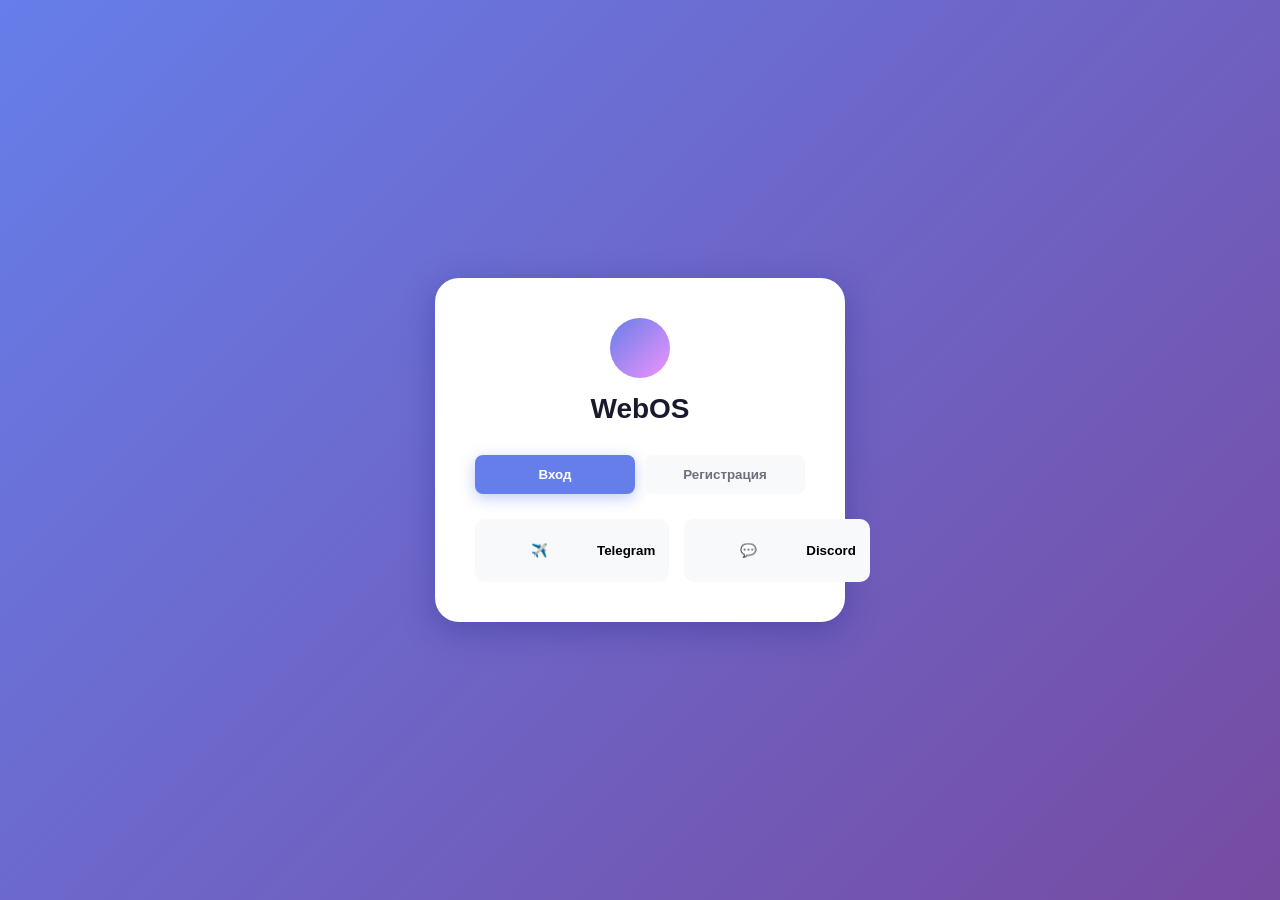
<file: index.html>
<!DOCTYPE html>
<html lang="ru">
<head>
    <meta charset="UTF-8">
    <meta name="viewport" content="width=device-width, initial-scale=1.0">
    <title>WebOS - Ваша операционная система</title>
    <link rel="stylesheet" href="css/style.css">
    <link rel="stylesheet" href="css/animations.css">
    <link rel="stylesheet" href="css/components/window.css">
    <link rel="stylesheet" href="css/components/taskbar.css">
    <link rel="stylesheet" href="css/components/desktop.css">
    <link rel="stylesheet" href="css/components/filemanager.css">
    <link rel="stylesheet" href="css/components/player.css">
    <link rel="stylesheet" href="css/components/IDE.css">
    <link rel="stylesheet" href="css/components/browser.css">
    <link rel="stylesheet" href="css/components/chat.css">
    <link rel="stylesheet" href="css/components/settings.css">
</head>
<body>
    <!-- Login/Registration Screen -->
    <div id="auth-screen" class="auth-screen">
        <div class="auth-container">
            <div class="auth-card">
                <div class="logo">
                    <div class="logo-icon"></div>
                    <h1>WebOS</h1>
                </div>
                <div class="auth-tabs">
                    <button class="auth-tab active" data-tab="login">Вход</button>
                    <button class="auth-tab" data-tab="register">Регистрация</button>
                </div>
                <div class="auth-content">
                    <form id="login-form" class="auth-form active">
                        <input type="text" id="login-username" placeholder="Имя пользователя" required>
                        <input type="password" id="login-password" placeholder="Пароль" required>
                        <button type="submit" class="btn-primary">Войти</button>
                        <div class="auth-footer">
                            <label><input type="checkbox" id="remember-me"> Запомнить меня</label>
                        </div>
                    </form>
                    <form id="register-form" class="auth-form">
                        <input type="text" id="reg-username" placeholder="Имя пользователя" required>
                        <input type="email" id="reg-email" placeholder="Email" required>
                        <input type="password" id="reg-password" placeholder="Пароль" required>
                        <input type="password" id="reg-confirm" placeholder="Подтверждение" required>
                        <button type="submit" class="btn-primary">Зарегистрироваться</button>
                    </form>
                </div>
                <div class="social-auth">
                    <button class="btn-social btn-telegram">
                        <span class="icon">✈️</span>
                        Telegram
                    </button>
                    <button class="btn-social btn-discord">
                        <span class="icon">💬</span>
                        Discord
                    </button>
                </div>
            </div>
        </div>
    </div>

    <!-- Main OS Interface -->
    <div id="os-interface" class="os-interface" style="display: none;">
        <!-- Desktop -->
        <div id="desktop" class="desktop">
            <div id="desktop-icons" class="desktop-icons">
                <div class="icon" data-app="filemanager" title="Проводник">
                    <div class="icon-img">📁</div>
                    <span>Проводник</span>
                </div>
                <div class="icon" data-app="player" title="Медиаплеер">
                    <div class="icon-img">🎵</div>
                    <span>Плеер</span>
                </div>
                <div class="icon" data-app="browser" title="Браузер">
                    <div class="icon-img">🌐</div>
                    <span>Браузер</span>
                </div>
                <div class="icon" data-app="ide" title="Редактор кода">
                    <div class="icon-img">💻</div>
                    <span>Код</span>
                </div>
                <div class="icon" data-app="chat-telegram" title="Telegram">
                    <div class="icon-img">✈️</div>
                    <span>Telegram</span>
                </div>
                <div class="icon" data-app="chat-discord" title="Discord">
                    <div class="icon-img">💬</div>
                    <span>Discord</span>
                </div>
                <div class="icon" data-app="settings" title="Настройки">
                    <div class="icon-img">⚙️</div>
                    <span>Настройки</span>
                </div>
            </div>
        </div>

        <!-- Windows Container -->
        <div id="windows-container" class="windows-container"></div>

        <!-- Taskbar -->
        <div id="taskbar" class="taskbar">
            <div class="taskbar-start">
                <div class="start-btn">
                    <div class="start-icon"></div>
                </div>
            </div>
            <div class="taskbar-apps" id="taskbar-apps"></div>
            <div class="taskbar-tray">
                <div class="tray-item" title="Сеть">📶</div>
                <div class="tray-item" title="Громкость">🔊</div>
                <div class="tray-item" id="clock">12:00</div>
            </div>
        </div>

        <!-- Start Menu -->
        <div id="start-menu" class="start-menu">
            <div class="start-content">
                <div class="start-search">
                    <span>🔍</span>
                    <input type="text" placeholder="Поиск...">
                </div>
                <div class="start-list">
                    <h3>Часто используемые</h3>
                    <div class="start-item" data-app="filemanager">📁 Проводник</div>
                    <div class="start-item" data-app="player">🎵 Плеер</div>
                    <div class="start-item" data-app="browser">🌐 Браузер</div>
                    <div class="start-item" data-app="ide">💻 Код</div>
                    <h3>Социальные</h3>
                    <div class="start-item" data-app="chat-telegram">✈️ Telegram</div>
                    <div class="start-item" data-app="chat-discord">💬 Discord</div>
                    <h3>Система</h3>
                    <div class="start-item" data-app="settings">⚙️ Настройки</div>
                </div>
            </div>
            <div class="start-footer">
                <div class="power-btn">
                    <span>⏻</span>
                </div>
            </div>
        </div>

        <!-- Settings Modal -->
        <div id="settings-modal" class="window modal">
            <div class="window-content">
                <div class="window-header">
                    <h3>Настройки</h3>
                    <button class="close-btn">✕</button>
                </div>
                <div class="settings-content">
                    <div class="settings-section">
                        <h4>Обои</h4>
                        <div class="wallpaper-selector">
                            <div class="wallpaper-option active" style="background: linear-gradient(135deg, #667eea 0%, #764ba2 100%);"></div>
                            <div class="wallpaper-option" style="background: linear-gradient(135deg, #f093fb 0%, #f5576c 100%);"></div>
                            <div class="wallpaper-option" style="background: linear-gradient(135deg, #4facfe 0%, #00f2fe 100%);"></div>
                        </div>
                    </div>
                    <div class="settings-section">
                        <h4>Тема</h4>
                        <div class="theme-selector">
                            <button class="theme-option active" data-theme="light">☀️ Светлая</button>
                            <button class="theme-option" data-theme="dark">🌙 Темная</button>
                        </div>
                    </div>
                </div>
            </div>
        </div>
    </div>

    <script src="js/auth.js"></script>
    <script src="js/desktop.js"></script>
    <script src="js/window_manager.js"></script>
    <script src="js/filemanager.js"></script>
    <script src="js/player.js"></script>
    <script src="js/browser.js"></script>
    <script src="js/ide.js"></script>
    <script src="js/chat.js"></script>
    <script src="js/main.js"></script>
</body>
</html>
</file>
<file: css/style.css>
/* ====================
   Основные стили WebOS
   ==================== */

:root {
    --primary-color: #667eea;
    --secondary-color: #764ba2;
    --accent-color: #f093fb;
    --success-color: #43e97b;
    --error-color: #f5576c;
    --warning-color: #fee140;
    --info-color: #4facfe;
    --text-primary: #1a1a2e;
    --text-secondary: #6e6e80;
    --text-light: #e0e0e0;
    --bg-light: #ffffff;
    --bg-light-secondary: #f8f9fa;
    --bg-dark: #1a1a2e;
    --bg-dark-secondary: #16213e;
    --bg-glass: rgba(255, 255, 255, 0.1);
    --bg-glass-dark: rgba(0, 0, 0, 0.3);
    --glass-border: rgba(255, 255, 255, 0.2);
    --glass-border-dark: rgba(255, 255, 255, 0.1);
    --shadow: 0 8px 32px 0 rgba(31, 38, 135, 0.37);
    --shadow-dark: 0 8px 32px 0 rgba(0, 0, 0, 0.5);
    --window-radius: 12px;
    --icon-size: 48px;
    --font-family: 'Segoe UI', Tahoma, Geneva, Verdana, sans-serif;
}

* {
    margin: 0;
    padding: 0;
    box-sizing: border-box;
}

body {
    font-family: var(--font-family);
    overflow: hidden;
    user-select: none;
    transition: background 0.5s ease;
}

/* ====================
   Экран авторизации
   ==================== */

.auth-screen {
    position: fixed;
    top: 0;
    left: 0;
    width: 100vw;
    height: 100vh;
    display: flex;
    align-items: center;
    justify-content: center;
    background: linear-gradient(135deg, var(--primary-color) 0%, var(--secondary-color) 100%);
    z-index: 9999;
}

.auth-container {
    width: 100%;
    max-width: 450px;
    padding: 20px;
}

.auth-card {
    background: var(--bg-light);
    border-radius: 24px;
    padding: 40px;
    box-shadow: var(--shadow);
    animation: fadeInUp 0.6s ease;
}

.auth-card.dark-mode {
    background: var(--bg-dark-secondary);
}

.logo {
    text-align: center;
    margin-bottom: 30px;
}

.logo-icon {
    width: 60px;
    height: 60px;
    background: linear-gradient(135deg, var(--primary-color), var(--accent-color));
    border-radius: 50%;
    margin: 0 auto 15px;
    animation: pulse 2s infinite;
}

.logo h1 {
    color: var(--text-primary);
    font-size: 28px;
    font-weight: 700;
}

.auth-card.dark-mode .logo h1 {
    color: var(--text-light);
}

.auth-tabs {
    display: flex;
    gap: 10px;
    margin-bottom: 25px;
}

.auth-tab {
    flex: 1;
    padding: 12px;
    border: none;
    background: var(--bg-light-secondary);
    border-radius: 8px;
    cursor: pointer;
    font-weight: 600;
    color: var(--text-secondary);
    transition: all 0.3s ease;
}

.auth-tab.active {
    background: var(--primary-color);
    color: var(--bg-light);
    box-shadow: 0 4px 15px rgba(102, 126, 234, 0.4);
}

.auth-content {
    display: none;
}

.auth-content.active {
    display: block;
}

.auth-form {
    display: flex;
    flex-direction: column;
    gap: 15px;
}

.auth-form input {
    padding: 14px 18px;
    border: 2px solid var(--bg-light-secondary);
    border-radius: 10px;
    font-size: 15px;
    outline: none;
    transition: border-color 0.3s ease;
    background: var(--bg-light-secondary);
}

.auth-form input:focus {
    border-color: var(--primary-color);
}

.auth-form.dark-mode input {
    background: var(--bg-dark-secondary);
    border-color: var(--glass-border-dark);
    color: var(--text-light);
}

.auth-form .btn-primary {
    padding: 14px;
    border: none;
    border-radius: 10px;
    background: var(--primary-color);
    color: var(--bg-light);
    font-size: 16px;
    font-weight: 600;
    cursor: pointer;
    transition: all 0.3s ease;
}

.auth-form .btn-primary:hover {
    background: var(--secondary-color);
    transform: translateY(-2px);
    box-shadow: 0 4px 15px rgba(102, 126, 234, 0.4);
}

.auth-footer {
    display: flex;
    justify-content: space-between;
    align-items: center;
    font-size: 14px;
}

.auth-footer a {
    color: var(--primary-color);
    text-decoration: none;
    transition: color 0.3s ease;
}

.auth-footer a:hover {
    color: var(--secondary-color);
}

.social-auth {
    margin-top: 25px;
    display: flex;
    gap: 15px;
}

.btn-social {
    flex: 1;
    padding: 12px;
    border: 2px solid var(--bg-light-secondary);
    border-radius: 10px;
    background: var(--bg-light-secondary);
    display: flex;
    align-items: center;
    justify-content: center;
    gap: 8px;
    cursor: pointer;
    transition: all 0.3s ease;
    font-weight: 600;
}

.btn-social:hover {
    transform: translateY(-2px);
    box-shadow: 0 4px 15px rgba(0, 0, 0, 0.1);
}

.btn-telegram:hover {
    background: #0088cc;
    color: var(--bg-light);
    border-color: #0088cc;
}

.btn-discord:hover {
    background: #5865F2;
    color: var(--bg-light);
    border-color: #5865F2;
}

/* ====================
   Основной интерфейс ОС
   ==================== */

.os-interface {
    position: fixed;
    top: 0;
    left: 0;
    width: 100vw;
    height: 100vh;
    overflow: hidden;
}
</file>
<file: css/animations.css>
/* ====================
   Анимации
   ==================== */

@keyframes fadeInUp {
    from {
        opacity: 0;
        transform: translateY(30px);
    }
    to {
        opacity: 1;
        transform: translateY(0);
    }
}

@keyframes fadeInDown {
    from {
        opacity: 0;
        transform: translateY(-30px);
    }
    to {
        opacity: 1;
        transform: translateY(0);
    }
}

@keyframes fadeInLeft {
    from {
        opacity: 0;
        transform: translateX(-30px);
    }
    to {
        opacity: 1;
        transform: translateX(0);
    }
}

@keyframes fadeInRight {
    from {
        opacity: 0;
        transform: translateX(30px);
    }
    to {
        opacity: 1;
        transform: translateX(0);
    }
}

@keyframes slideIn {
    from {
        transform: scale(0.9);
        opacity: 0;
    }
    to {
        transform: scale(1);
        opacity: 1;
    }
}

@keyframes slideOut {
    from {
        transform: scale(1);
        opacity: 1;
    }
    to {
        transform: scale(0.9);
        opacity: 0;
    }
}

@keyframes pulse {
    0%, 100% {
        transform: scale(1);
    }
    50% {
        transform: scale(1.1);
    }
}

@keyframes popIn {
    0% {
        transform: scale(0);
    }
    50% {
        transform: scale(1.1);
    }
    100% {
        transform: scale(1);
    }
}

@keyframes bounceIn {
    0% {
        transform: scale(0);
        opacity: 0;
    }
    60% {
        transform: scale(1.1);
        opacity: 1;
    }
    100% {
        transform: scale(1);
    }
}

@keyframes scaleUp {
    from {
        transform: scale(0.8);
        opacity: 0;
    }
    to {
        transform: scale(1);
        opacity: 1;
    }
}

@keyframes scaleDown {
    from {
        transform: scale(1);
        opacity: 1;
    }
    to {
        transform: scale(0.8);
        opacity: 0;
    }
}

@keyframes fadeIn {
    from {
        opacity: 0;
    }
    to {
        opacity: 1;
    }
}

@keyframes fadeOut {
    from {
        opacity: 1;
    }
    to {
        opacity: 0;
    }
}

@keyframes shake {
    0%, 100% {
        transform: translateX(0);
    }
    10%, 30%, 50%, 70%, 90% {
        transform: translateX(-5px);
    }
    20%, 40%, 60%, 80% {
        transform: translateX(5px);
    }
}

/* Классы анимаций */

.animate-fade-in-up {
    animation: fadeInUp 0.4s ease forwards;
}

.animate-fade-in-down {
    animation: fadeInDown 0.4s ease forwards;
}

.animate-fade-in-left {
    animation: fadeInLeft 0.4s ease forwards;
}

.animate-fade-in-right {
    animation: fadeInRight 0.4s ease forwards;
}

.animate-slide-in {
    animation: slideIn 0.3s ease forwards;
}

.animate-slide-out {
    animation: slideOut 0.3s ease forwards;
}

.animate-pop-in {
    animation: popIn 0.4s ease forwards;
}

.animate-bounce-in {
    animation: bounceIn 0.5s ease forwards;
}

.animate-scale-up {
    animation: scaleUp 0.4s ease forwards;
}

.animate-scale-down {
    animation: scaleDown 0.4s ease forwards;
}

.animate-fade-in {
    animation: fadeIn 0.3s ease forwards;
}

.animate-fade-out {
    animation: fadeOut 0.3s ease forwards;
}

.animate-shake {
    animation: shake 0.5s ease forwards;
}

/* Плавность переходов */

.transition-all {
    transition: all 0.3s ease;
}

.transition-bg {
    transition: background 0.5s ease;
}

.transition-opacity {
    transition: opacity 0.3s ease;
}

.transition-transform {
    transition: transform 0.3s ease;
}

/* Эффект наведения */

.hover-effect:hover {
    transform: scale(1.05);
    transition: transform 0.2s ease;
}

.hover-shadow:hover {
    box-shadow: 0 4px 20px rgba(0, 0, 0, 0.2);
    transition: box-shadow 0.3s ease;
}

/* Эффект клика */

.click-effect:active {
    transform: scale(0.95);
    transition: transform 0.1s ease;
}
</file>
<file: css/components/window.css>
/* ====================
   Стили компонента: Окна
   ==================== */

.window {
    position: absolute;
    background: var(--bg-light);
    border-radius: var(--window-radius);
    box-shadow: var(--shadow);
    overflow: hidden;
    display: flex;
    flex-direction: column;
    min-width: 300px;
    min-height: 200px;
    resize: both;
}

.window.dark-mode {
    background: var(--bg-dark-secondary);
}

.window-header {
    display: flex;
    justify-content: space-between;
    align-items: center;
    padding: 12px 16px;
    background: var(--bg-light-secondary);
    border-bottom: 1px solid var(--bg-light-secondary);
    cursor: grab;
    transition: background 0.3s ease;
}

.window.dark-mode .window-header {
    background: var(--bg-dark-secondary);
}

.window-header:active {
    cursor: grabbing;
}

.window-header h3 {
    color: var(--text-primary);
    font-size: 15px;
    font-weight: 600;
}

.window.dark-mode .window-header h3 {
    color: var(--text-light);
}

.close-btn,
.minimize-btn,
.maximize-btn {
    background: none;
    border: none;
    cursor: pointer;
    font-size: 18px;
    width: 28px;
    height: 28px;
    border-radius: 4px;
    display: flex;
    align-items: center;
    justify-content: center;
    transition: all 0.2s ease;
}

.close-btn {
    color: var(--error-color);
}

.close-btn:hover {
    background: rgba(245, 87, 108, 0.2);
}

.minimize-btn:hover {
    background: rgba(255, 225, 64, 0.2);
    color: var(--warning-color);
}

.maximize-btn:hover {
    background: rgba(67, 233, 123, 0.2);
    color: var(--success-color);
}

.window-content {
    flex: 1;
    overflow: auto;
    padding: 20px;
    position: relative;
}

.window-modal {
    position: fixed;
    top: 50%;
    left: 50%;
    transform: translate(-50%, -50%);
    z-index: 10000;
}

.window.focused {
    box-shadow: 0 8px 40px rgba(102, 126, 234, 0.5);
    border: 2px solid var(--primary-color);
}
</file>
<file: css/components/taskbar.css>
/* ====================
   Стили компонента: Панель задач
   ==================== */

.taskbar {
    position: fixed;
    bottom: 0;
    left: 0;
    width: 100vw;
    height: 50px;
    background: var(--bg-light);
    display: flex;
    align-items: center;
    justify-content: space-between;
    padding: 0 15px;
    box-shadow: 0 -4px 20px rgba(0, 0, 0, 0.1);
    z-index: 999;
    transition: all 0.3s ease;
}

.taskbar.dark-mode {
    background: var(--bg-dark-secondary);
    box-shadow: 0 -4px 20px rgba(0, 0, 0, 0.3);
}

.taskbar-start {
    display: flex;
    align-items: center;
}

.start-btn {
    width: 40px;
    height: 40px;
    background: var(--primary-color);
    border-radius: 8px;
    display: flex;
    align-items: center;
    justify-content: center;
    cursor: pointer;
    transition: all 0.3s ease;
    box-shadow: 0 4px 15px rgba(102, 126, 234, 0.4);
}

.start-btn:hover {
    transform: scale(1.1);
    box-shadow: 0 6px 20px rgba(102, 126, 234, 0.6);
}

.start-icon {
    width: 20px;
    height: 20px;
    background: linear-gradient(135deg, #f093fb, #4facfe);
    border-radius: 4px;
    position: relative;
}

.start-icon::before,
.start-icon::after {
    content: '';
    position: absolute;
    background: var(--bg-light);
}

.start-icon::before {
    width: 6px;
    height: 6px;
    top: 3px;
    left: 3px;
    border-radius: 50%;
}

.start-icon::after {
    width: 10px;
    height: 10px;
    bottom: 3px;
    right: 3px;
    border-radius: 50%;
}

.taskbar-apps {
    flex: 1;
    display: flex;
    gap: 8px;
    padding-left: 20px;
    overflow-x: auto;
    max-width: 60%;
}

.taskbar-apps::-webkit-scrollbar {
    height: 4px;
}

.taskbar-apps::-webkit-scrollbar-track {
    background: transparent;
}

.taskbar-apps::-webkit-scrollbar-thumb {
    background: var(--primary-color);
    border-radius: 2px;
}

.taskbar-app {
    display: flex;
    align-items: center;
    gap: 8px;
    padding: 6px 12px;
    border-radius: 8px;
    cursor: pointer;
    transition: all 0.3s ease;
    white-space: nowrap;
}

.taskbar-app:hover {
    background: var(--bg-light-secondary);
}

.taskbar-app.active {
    background: var(--bg-light-secondary);
    border-top: 2px solid var(--primary-color);
}

.taskbar-app-icon {
    font-size: 16px;
}

.taskbar-app-name {
    color: var(--text-primary);
    font-size: 13px;
    font-weight: 500;
}

.taskbar.dark-mode .taskbar-app-name {
    color: var(--text-light);
}

.taskbar-tray {
    display: flex;
    gap: 15px;
    padding-right: 20px;
}

.tray-item {
    cursor: pointer;
    font-size: 16px;
    padding: 5px;
    border-radius: 6px;
    transition: all 0.3s ease;
    position: relative;
}

.tray-item:hover {
    background: var(--bg-light-secondary);
}

.taskbar.dark-mode .tray-item:hover {
    background: var(--bg-dark-secondary);
}

.clock {
    font-family: 'Courier New', monospace;
    font-size: 14px;
    font-weight: 600;
    color: var(--text-primary);
}

.taskbar.dark-mode .clock {
    color: var(--text-light);
}

/* Start Menu */

.start-menu {
    position: fixed;
    bottom: 60px;
    left: 20px;
    width: 350px;
    max-height: 60vh;
    background: var(--bg-light);
    border-radius: 16px 16px 0 0;
    box-shadow: var(--shadow);
    overflow: hidden;
    display: none;
    flex-direction: column;
    animation: fadeInUp 0.3s ease;
}

.start-menu.active {
    display: flex;
}

.start-menu.dark-mode {
    background: var(--bg-dark-secondary);
}

.start-content {
    padding: 20px;
    overflow-y: auto;
    flex: 1;
}

.start-search {
    display: flex;
    align-items: center;
    gap: 10px;
    padding: 12px 16px;
    background: var(--bg-light-secondary);
    border-radius: 10px;
    margin-bottom: 20px;
}

.start-search span {
    color: var(--text-secondary);
}

.start-search input {
    flex: 1;
    border: none;
    background: none;
    outline: none;
    font-size: 15px;
    color: var(--text-primary);
}

.start-list h3 {
    color: var(--text-secondary);
    font-size: 12px;
    font-weight: 600;
    margin-bottom: 10px;
    text-transform: uppercase;
    letter-spacing: 0.5px;
}

.start-item {
    display: flex;
    align-items: center;
    gap: 12px;
    padding: 12px 16px;
    border-radius: 8px;
    cursor: pointer;
    transition: all 0.3s ease;
    color: var(--text-primary);
    font-size: 14px;
}

.start-item:hover {
    background: var(--bg-light-secondary);
}

.start-list.dark-mode .start-item:hover {
    background: var(--bg-dark-secondary);
}

.start-list.dark-mode .start-item {
    color: var(--text-light);
}

.start-footer {
    padding: 15px 20px;
    border-top: 1px solid var(--bg-light-secondary);
    display: flex;
    justify-content: flex-end;
}

.power-btn {
    width: 36px;
    height: 36px;
    background: var(--error-color);
    border-radius: 8px;
    display: flex;
    align-items: center;
    justify-content: center;
    cursor: pointer;
    transition: all 0.3s ease;
}

.power-btn:hover {
    transform: scale(1.1);
}

.power-btn span {
    color: var(--bg-light);
    font-size: 18px;
}
</file>
<file: css/components/desktop.css>
/* ====================
   Стили компонента: Рабочий стол
   ==================== */

.desktop {
    position: fixed;
    top: 0;
    left: 0;
    width: 100vw;
    height: calc(100vh - 50px);
    background: linear-gradient(135deg, #667eea 0%, #764ba2 100%);
    overflow: hidden;
    transition: background 0.5s ease;
}

.wallpaper {
    position: absolute;
    top: 0;
    left: 0;
    width: 100%;
    height: 100%;
    background-size: cover;
    background-position: center;
    background-repeat: no-repeat;
    z-index: -1;
}

.wallpaper::before {
    content: '';
    position: absolute;
    top: 0;
    left: 0;
    width: 100%;
    height: 100%;
    background: rgba(0, 0, 0, 0.4);
}

.wallpaper-blur::before {
    background: rgba(0, 0, 0, 0.2);
    backdrop-filter: blur(5px);
}

.desktop-icons {
    display: grid;
    grid-template-columns: repeat(auto-fill, minmax(100px, 1fr));
    gap: 20px;
    padding: 20px;
    height: 100%;
    overflow-y: auto;
    overflow-x: hidden;
}

.desktop-icons::-webkit-scrollbar {
    width: 8px;
}

.desktop-icons::-webkit-scrollbar-track {
    background: transparent;
}

.desktop-icons::-webkit-scrollbar-thumb {
    background: rgba(255, 255, 255, 0.3);
    border-radius: 4px;
}

.desktop-icons::-webkit-scrollbar-thumb:hover {
    background: rgba(255, 255, 255, 0.5);
}

.icon {
    display: flex;
    flex-direction: column;
    align-items: center;
    gap: 8px;
    cursor: pointer;
    padding: 10px;
    border-radius: 8px;
    transition: all 0.3s ease;
    min-width: 100px;
}

.icon:hover {
    background: rgba(255, 255, 255, 0.1);
}

.icon:active {
    transform: scale(0.95);
}

.icon-img {
    width: 64px;
    height: 64px;
    background: var(--bg-glass);
    border-radius: 16px;
    display: flex;
    align-items: center;
    justify-content: center;
    font-size: 32px;
    box-shadow: 0 4px 15px rgba(0, 0, 0, 0.2);
    transition: all 0.3s ease;
}

.icon:hover .icon-img {
    transform: scale(1.1);
    box-shadow: 0 8px 25px rgba(0, 0, 0, 0.3);
}

.icon span {
    color: var(--text-light);
    font-size: 14px;
    text-align: center;
    text-shadow: 0 2px 4px rgba(0, 0, 0, 0.5);
    white-space: nowrap;
    overflow: hidden;
    text-overflow: ellipsis;
    width: 100%;
}

.icon.focused .icon-img {
    border: 2px solid var(--primary-color);
}
</file>
<file: css/components/filemanager.css>
/* ====================
   Стили компонента: Проводник
   ==================== */

.filemanager {
    width: 800px;
    height: 500px;
}

.filemanager-header {
    display: flex;
    gap: 10px;
    padding: 10px;
    border-bottom: 1px solid var(--bg-light-secondary);
    background: var(--bg-light-secondary);
}

.filemanager.dark-mode .filemanager-header {
    background: var(--bg-dark-secondary);
}

.filemanager-path {
    flex: 1;
    display: flex;
    align-items: center;
    gap: 8px;
    padding: 8px 12px;
    background: var(--bg-light);
    border: 1px solid var(--bg-light-secondary);
    border-radius: 6px;
    color: var(--text-secondary);
}

.filemanager.dark-mode .filemanager-path {
    background: var(--bg-dark);
}

.filemanager-path span {
    cursor: pointer;
    transition: color 0.2s ease;
}

.filemanager-path span:hover {
    color: var(--primary-color);
}

.filemanager-actions {
    display: flex;
    gap: 5px;
}

.filemanager-btn {
    width: 32px;
    height: 32px;
    border: none;
    background: var(--bg-light-secondary);
    border-radius: 6px;
    cursor: pointer;
    display: flex;
    align-items: center;
    justify-content: center;
    font-size: 16px;
    transition: all 0.3s ease;
}

.filemanager-btn:hover {
    background: var(--primary-color);
    color: var(--bg-light);
}

.filemanager-content {
    display: flex;
    height: calc(100% - 110px);
}

.filemanager-sidebar {
    width: 180px;
    border-right: 1px solid var(--bg-light-secondary);
    padding: 10px;
    overflow-y: auto;
}

.filemanager.dark-mode .filemanager-sidebar {
    border-color: var(--glass-border-dark);
}

.sidebar-section {
    margin-bottom: 20px;
}

.sidebar-section h4 {
    color: var(--text-secondary);
    font-size: 12px;
    font-weight: 600;
    margin-bottom: 8px;
    text-transform: uppercase;
}

.sidebar-item {
    display: flex;
    align-items: center;
    gap: 10px;
    padding: 8px 12px;
    border-radius: 6px;
    cursor: pointer;
    font-size: 14px;
    color: var(--text-primary);
    transition: all 0.2s ease;
}

.sidebar-item:hover {
    background: var(--bg-light-secondary);
}

.filemanager.dark-mode .sidebar-item:hover {
    background: var(--bg-dark-secondary);
}

.filemanager-main {
    flex: 1;
    padding: 15px;
    overflow: auto;
}

.files-grid {
    display: grid;
    grid-template-columns: repeat(auto-fill, minmax(100px, 1fr));
    gap: 15px;
}

.file-item {
    display: flex;
    flex-direction: column;
    align-items: center;
    gap: 8px;
    padding: 10px;
    border-radius: 8px;
    cursor: pointer;
    transition: all 0.3s ease;
}

.file-item:hover {
    background: var(--bg-light-secondary);
}

.file-item.focused {
    background: var(--bg-light-secondary);
    border: 2px solid var(--primary-color);
}

.file-item-icon {
    width: 60px;
    height: 60px;
    background: var(--bg-light);
    border-radius: 12px;
    display: flex;
    align-items: center;
    justify-content: center;
    font-size: 32px;
    box-shadow: 0 2px 10px rgba(0, 0, 0, 0.1);
}

.file-item-name {
    font-size: 13px;
    color: var(--text-primary);
    text-align: center;
    white-space: nowrap;
    overflow: hidden;
    text-overflow: ellipsis;
    width: 100%;
}
</file>
<file: css/components/player.css>
/* ====================
   Стили компонента: Медиаплеер
   ==================== */

.player {
    width: 700px;
    height: 450px;
    display: flex;
    flex-direction: column;
}

.player-video {
    flex: 1;
    background: #000;
    display: flex;
    align-items: center;
    justify-content: center;
    position: relative;
    overflow: hidden;
}

.player-video::after {
    content: '';
    position: absolute;
    top: 0;
    left: 0;
    width: 100%;
    height: 100%;
    background: linear-gradient(to top, rgba(0,0,0,0.8), transparent);
}

.player-placeholder {
    color: rgba(255, 255, 255, 0.7);
    text-align: center;
}

.player-placeholder h3 {
    margin-bottom: 10px;
    font-size: 24px;
}

.player-controls {
    padding: 20px;
    background: rgba(0, 0, 0, 0.3);
    backdrop-filter: blur(10px);
}

.player-progress {
    width: 100%;
    height: 6px;
    background: rgba(255, 255, 255, 0.3);
    border-radius: 3px;
    margin-bottom: 15px;
    cursor: pointer;
    position: relative;
}

.player-progress::-webkit-slider-thumb {
    -webkit-appearance: none;
    width: 14px;
    height: 14px;
    background: var(--accent-color);
    border-radius: 50%;
    cursor: pointer;
}

.player-progress::-webkit-slider-thumb:hover {
    transform: scale(1.2);
}

.player-progress-bar {
    position: absolute;
    top: 0;
    left: 0;
    height: 100%;
    background: var(--primary-color);
    border-radius: 3px;
    pointer-events: none;
}

.player-buttons {
    display: flex;
    align-items: center;
    gap: 15px;
}

.player-btn {
    width: 40px;
    height: 40px;
    border: none;
    background: var(--bg-light-secondary);
    border-radius: 50%;
    cursor: pointer;
    display: flex;
    align-items: center;
    justify-content: center;
    font-size: 18px;
    transition: all 0.3s ease;
    color: var(--text-primary);
}

.player-btn:hover {
    background: var(--primary-color);
    color: var(--bg-light);
    transform: scale(1.1);
}

.player-play {
    width: 50px;
    height: 50px;
    background: var(--primary-color);
    color: var(--bg-light);
    box-shadow: 0 4px 15px rgba(102, 126, 234, 0.4);
}

.player-play:hover {
    background: var(--secondary-color);
    box-shadow: 0 6px 20px rgba(102, 126, 234, 0.6);
}

.player-info {
    flex: 1;
    color: var(--text-light);
    text-align: center;
    font-size: 14px;
}

.player-time {
    color: var(--text-light);
    font-family: 'Courier New', monospace;
    font-size: 13px;
}

.player-volume {
    display: flex;
    align-items: center;
    gap: 8px;
}

.player-volume-slider {
    width: 80px;
    height: 4px;
    background: rgba(255, 255, 255, 0.3);
    border-radius: 2px;
    cursor: pointer;
    position: relative;
}

.player-volume-slider::-webkit-slider-thumb {
    -webkit-appearance: none;
    width: 10px;
    height: 10px;
    background: var(--bg-light);
    border-radius: 50%;
    cursor: pointer;
}

.player-playlist {
    height: 150px;
    border-top: 1px solid var(--bg-light-secondary);
    overflow-y: auto;
    padding: 10px;
}

.player.dark-mode .player-playlist {
    border-color: var(--glass-border-dark);
}

.playlist-item {
    display: flex;
    align-items: center;
    gap: 10px;
    padding: 8px 12px;
    border-radius: 6px;
    cursor: pointer;
    font-size: 13px;
    color: var(--text-secondary);
    transition: all 0.2s ease;
}

.playlist-item:hover {
    background: var(--bg-light-secondary);
}

.player-playlist .active {
    background: var(--primary-color);
    color: var(--bg-light);
}
</file>
<file: css/components/IDE.css>
/* ====================
   Стили компонента: Редактор кода
   ==================== */

.ide {
    width: 900px;
    height: 600px;
    display: flex;
}

.ide-sidebar {
    width: 220px;
    border-right: 1px solid var(--bg-light-secondary);
    display: flex;
    flex-direction: column;
    background: var(--bg-light-secondary);
}

.ide.dark-mode .ide-sidebar {
    background: var(--bg-dark-secondary);
    border-color: var(--glass-border-dark);
}

.sidebar-header {
    padding: 15px;
    border-bottom: 1px solid var(--bg-light-secondary);
}

.ide.dark-mode .sidebar-header {
    border-color: var(--glass-border-dark);
}

.sidebar-files {
    flex: 1;
    overflow-y: auto;
    padding: 10px;
}

.file-tree {
    padding-left: 15px;
}

.file-item {
    display: flex;
    align-items: center;
    gap: 8px;
    padding: 6px 10px;
    border-radius: 6px;
    cursor: pointer;
    font-size: 13px;
    color: var(--text-primary);
    transition: all 0.2s ease;
}

.file-item:hover {
    background: rgba(102, 126, 234, 0.1);
}

.file-item.active {
    background: var(--primary-color);
    color: var(--bg-light);
}

.file-icon {
    width: 16px;
    text-align: center;
}

.ide-main {
    flex: 1;
    display: flex;
    flex-direction: column;
}

.ide-header {
    padding: 10px 15px;
    border-bottom: 1px solid var(--bg-light-secondary);
    display: flex;
    align-items: center;
    justify-content: space-between;
}

.ide.dark-mode .ide-header {
    border-color: var(--glass-border-dark);
}

.ide-tabs {
    display: flex;
    gap: 5px;
}

.ide-tab {
    padding: 8px 16px;
    background: var(--bg-light-secondary);
    border-radius: 6px 6px 0 0;
    cursor: pointer;
    font-size: 13px;
    color: var(--text-secondary);
    transition: all 0.2s ease;
}

.ide-tab:hover {
    background: rgba(102, 126, 234, 0.1);
}

.ide-tab.active {
    background: var(--bg-light);
    color: var(--primary-color);
}

.ide-editor {
    flex: 1;
    padding: 20px;
    background: var(--bg-light);
    position: relative;
}

.ide.dark-mode .ide-editor {
    background: #1e1e2e;
}

.code-container {
    width: 100%;
    height: 100%;
    position: relative;
    overflow: hidden;
}

.code-editor {
    width: 100%;
    height: 100%;
    border: none;
    background: transparent;
    color: #d4d4d4;
    font-family: 'Consolas', 'Monaco', 'Courier New', monospace;
    font-size: 14px;
    line-height: 1.6;
    padding: 20px;
    outline: none;
    resize: none;
}

.ide-footer {
    padding: 10px 15px;
    border-top: 1px solid var(--bg-light-secondary);
    display: flex;
    justify-content: space-between;
    align-items: center;
    font-size: 12px;
    color: var(--text-secondary);
}

.ide.dark-mode .ide-footer {
    border-color: var(--glass-border-dark);
}

.ide-status {
    display: flex;
    gap: 15px;
}

.status-item {
    display: flex;
    align-items: center;
    gap: 6px;
}

.status-item span {
    color: var(--primary-color);
}
</file>
<file: css/components/browser.css>
/* ====================
   Стили компонента: Браузер
   ==================== */

.browser {
    width: 900px;
    height: 600px;
    display: flex;
    flex-direction: column;
}

.browser-toolbar {
    padding: 12px 15px;
    border-bottom: 1px solid var(--bg-light-secondary);
    display: flex;
    gap: 10px;
    align-items: center;
}

.browser-controls {
    display: flex;
    gap: 8px;
}

.browser-btn {
    width: 32px;
    height: 32px;
    border: none;
    background: var(--bg-light-secondary);
    border-radius: 6px;
    cursor: pointer;
    display: flex;
    align-items: center;
    justify-content: center;
    font-size: 14px;
    transition: all 0.3s ease;
}

.browser-btn:hover {
    background: var(--primary-color);
    color: var(--bg-light);
}

.browser-address {
    flex: 1;
    display: flex;
    align-items: center;
    gap: 8px;
    padding: 8px 14px;
    background: var(--bg-light);
    border: 1px solid var(--bg-light-secondary);
    border-radius: 8px;
    font-size: 13px;
    color: var(--text-primary);
}

.browser.dark-mode .browser-address {
    background: var(--bg-dark);
    border-color: var(--glass-border-dark);
}

.browser-content {
    flex: 1;
    background: var(--bg-light);
    position: relative;
    overflow: hidden;
}

.browser.dark-mode .browser-content {
    background: var(--bg-dark);
}

.webview {
    width: 100%;
    height: 100%;
    border: none;
}

.browser-placeholder {
    display: flex;
    align-items: center;
    justify-content: center;
    height: 100%;
    color: var(--text-secondary);
    font-size: 16px;
}
</file>
<file: css/components/chat.css>
/* ====================
   Стили компонента: Чат (Telegram/Discord)
   ==================== */

.chat-window {
    width: 600px;
    height: 500px;
    display: flex;
    flex-direction: column;
}

.chat-header {
    padding: 15px;
    border-bottom: 1px solid var(--bg-light-secondary);
    display: flex;
    align-items: center;
    gap: 15px;
}

.chat-header h3 {
    color: var(--text-primary);
    font-size: 16px;
    font-weight: 600;
}

.chat-header span {
    font-size: 12px;
    color: var(--success-color);
}

.chat-content {
    flex: 1;
    padding: 15px;
    overflow-y: auto;
    background: var(--bg-light-secondary);
    display: flex;
    flex-direction: column;
    gap: 12px;
}

.chat.dark-mode .chat-content {
    background: var(--bg-dark-secondary);
}

.message {
    max-width: 80%;
    padding: 10px 14px;
    border-radius: 16px;
    font-size: 14px;
    line-height: 1.5;
    position: relative;
}

.message.incoming {
    align-self: flex-start;
    background: var(--bg-light);
    color: var(--text-primary);
    border-bottom-left-radius: 4px;
    box-shadow: 0 2px 8px rgba(0, 0, 0, 0.08);
}

.message.outgoing {
    align-self: flex-end;
    background: var(--primary-color);
    color: var(--bg-light);
    border-bottom-right-radius: 4px;
    box-shadow: 0 2px 8px rgba(102, 126, 234, 0.3);
}

.message-time {
    display: block;
    font-size: 10px;
    margin-top: 5px;
    opacity: 0.7;
    text-align: right;
}

.chat-input-area {
    padding: 15px;
    border-top: 1px solid var(--bg-light-secondary);
    display: flex;
    gap: 10px;
}

.chat.dark-mode .chat-input-area {
    border-color: var(--glass-border-dark);
}

.chat-input {
    flex: 1;
    padding: 10px 14px;
    border: 1px solid var(--bg-light-secondary);
    border-radius: 20px;
    background: var(--bg-light);
    color: var(--text-primary);
    font-size: 14px;
    outline: none;
    transition: border-color 0.3s ease;
}

.chat.dark-mode .chat-input {
    background: var(--bg-dark);
    border-color: var(--glass-border-dark);
}

.chat-input:focus {
    border-color: var(--primary-color);
}

.chat-send-btn {
    width: 40px;
    height: 40px;
    border: none;
    background: var(--primary-color);
    border-radius: 50%;
    cursor: pointer;
    display: flex;
    align-items: center;
    justify-content: center;
    color: var(--bg-light);
    transition: all 0.3s ease;
}

.chat-send-btn:hover {
    transform: scale(1.1);
    background: var(--secondary-color);
}

/* Telegram specific styles */

.telegram-header {
    background: linear-gradient(135deg, #229ED9 0%, #58AEE8 100%);
    color: var(--bg-light);
}

.telegram-message-incoming {
    background: #E9E9E9;
    color: #000000;
}

.telegram-message-outgoing {
    background: #64C579;
    color: var(--bg-light);
}

/* Discord specific styles */

.discord-header {
    background: #5865F2;
    color: var(--bg-light);
}

.discord-message-incoming {
    background: #36393F;
    color: #DCDDDE;
}

.discord-message-outgoing {
    background: #5865F2;
    color: var(--bg-light);
}

.discord-message .message-time {
    color: rgba(255, 255, 255, 0.5);
}
</file>
<file: css/components/settings.css>
/* ====================
   Стили компонента: Настройки
   ==================== */

.settings-content {
    display: flex;
    flex-direction: column;
    gap: 25px;
}

.settings-section {
    padding: 15px;
    background: var(--bg-light-secondary);
    border-radius: 12px;
}

.settings-section h4 {
    color: var(--text-primary);
    font-size: 16px;
    margin-bottom: 15px;
}

.wallpaper-selector {
    display: flex;
    gap: 15px;
    flex-wrap: wrap;
}

.wallpaper-option {
    width: 80px;
    height: 80px;
    border-radius: 12px;
    cursor: pointer;
    transition: all 0.3s ease;
    border: 3px solid transparent;
    position: relative;
}

.wallpaper-option.active {
    border-color: var(--primary-color);
    transform: scale(1.1);
}

.wallpaper-option::after {
    content: '✓';
    position: absolute;
    top: 50%;
    left: 50%;
    transform: translate(-50%, -50%);
    color: white;
    font-size: 24px;
    text-shadow: 0 2px 4px rgba(0,0,0,0.5);
    opacity: 0;
    transition: opacity 0.3s ease;
}

.wallpaper-option.active::after {
    opacity: 1;
}

.theme-selector {
    display: flex;
    gap: 10px;
}

.theme-option {
    padding: 10px 20px;
    border: 2px solid var(--bg-light-secondary);
    border-radius: 8px;
    background: var(--bg-light);
    cursor: pointer;
    transition: all 0.3s ease;
    font-size: 14px;
}

.theme-option.active {
    border-color: var(--primary-color);
    background: var(--bg-light-secondary);
}

.toggle-switch {
    display: inline-flex;
    align-items: center;
    cursor: pointer;
}

.toggle-slider {
    position: relative;
    width: 50px;
    height: 24px;
    background: var(--bg-light-secondary);
    border-radius: 12px;
    transition: all 0.3s ease;
}

.toggle-slider::before {
    content: '';
    position: absolute;
    width: 20px;
    height: 20px;
    background: var(--bg-light);
    border-radius: 50%;
    top: 2px;
    left: 2px;
    transition: all 0.3s ease;
}

.toggle-switch input:checked + .toggle-slider {
    background: var(--primary-color);
}

.toggle-switch input:checked + .toggle-slider::before {
    transform: translateX(26px);
}

.toggle-slider::after {
    content: 'OFF';
    position: absolute;
    right: 4px;
    font-size: 10px;
    color: var(--text-secondary);
}

.toggle-switch input:checked + .toggle-slider::after {
    content: 'ON';
    left: 4px;
}
</file>
